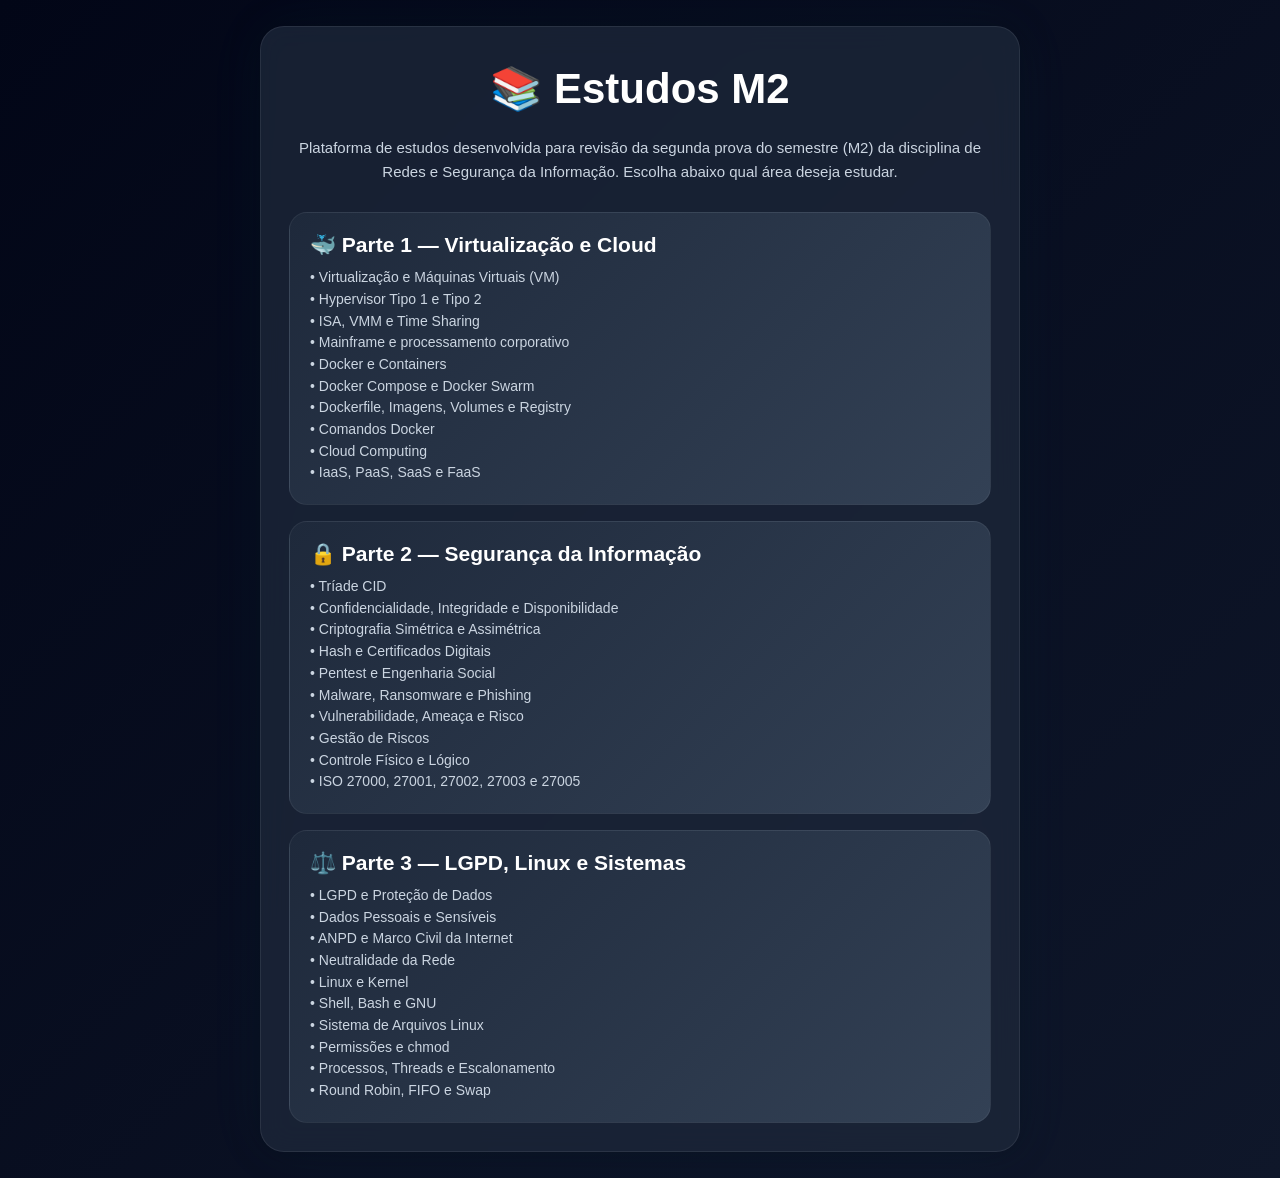
<file: index.html>
<!DOCTYPE html>
<html lang="pt-br">
<head>
  <meta charset="UTF-8">
  <meta name="viewport" content="width=device-width, initial-scale=1.0">
  <title>M2 Estudos</title>

  <link rel="stylesheet" href="style.css">
</head>

<body>

<div class="home-container">

  <div class="home-card">

    <h1>📚 Estudos M2</h1>

    <p class="descricao">
      Plataforma de estudos desenvolvida para revisão da segunda prova do semestre (M2) da disciplina de Redes e Segurança da Informação.
      Escolha abaixo qual área deseja estudar.
    </p>

    <div class="home-botoes">

      <button onclick="abrirConteudo(1)">

        🐳 Parte 1 — Virtualização e Cloud

        <span>

          • Virtualização e Máquinas Virtuais (VM)<br>
          • Hypervisor Tipo 1 e Tipo 2<br>
          • ISA, VMM e Time Sharing<br>
          • Mainframe e processamento corporativo<br>
          • Docker e Containers<br>
          • Docker Compose e Docker Swarm<br>
          • Dockerfile, Imagens, Volumes e Registry<br>
          • Comandos Docker<br>
          • Cloud Computing<br>
          • IaaS, PaaS, SaaS e FaaS

        </span>

      </button>

      <button onclick="abrirConteudo(2)">

        🔒 Parte 2 — Segurança da Informação

        <span>

          • Tríade CID<br>
          • Confidencialidade, Integridade e Disponibilidade<br>
          • Criptografia Simétrica e Assimétrica<br>
          • Hash e Certificados Digitais<br>
          • Pentest e Engenharia Social<br>
          • Malware, Ransomware e Phishing<br>
          • Vulnerabilidade, Ameaça e Risco<br>
          • Gestão de Riscos<br>
          • Controle Físico e Lógico<br>
          • ISO 27000, 27001, 27002, 27003 e 27005

        </span>

      </button>

      <button onclick="abrirConteudo(3)">

        ⚖️ Parte 3 — LGPD, Linux e Sistemas

        <span>

          • LGPD e Proteção de Dados<br>
          • Dados Pessoais e Sensíveis<br>
          • ANPD e Marco Civil da Internet<br>
          • Neutralidade da Rede<br>
          • Linux e Kernel<br>
          • Shell, Bash e GNU<br>
          • Sistema de Arquivos Linux<br>
          • Permissões e chmod<br>
          • Processos, Threads e Escalonamento<br>
          • Round Robin, FIFO e Swap

        </span>

      </button>

    </div>

  </div>

</div>

<script>

function abrirConteudo(parte){

    localStorage.setItem("parteSelecionada", parte)

    window.location.href = "conteudo.html"

}

</script>

</body>
</html>
</file>
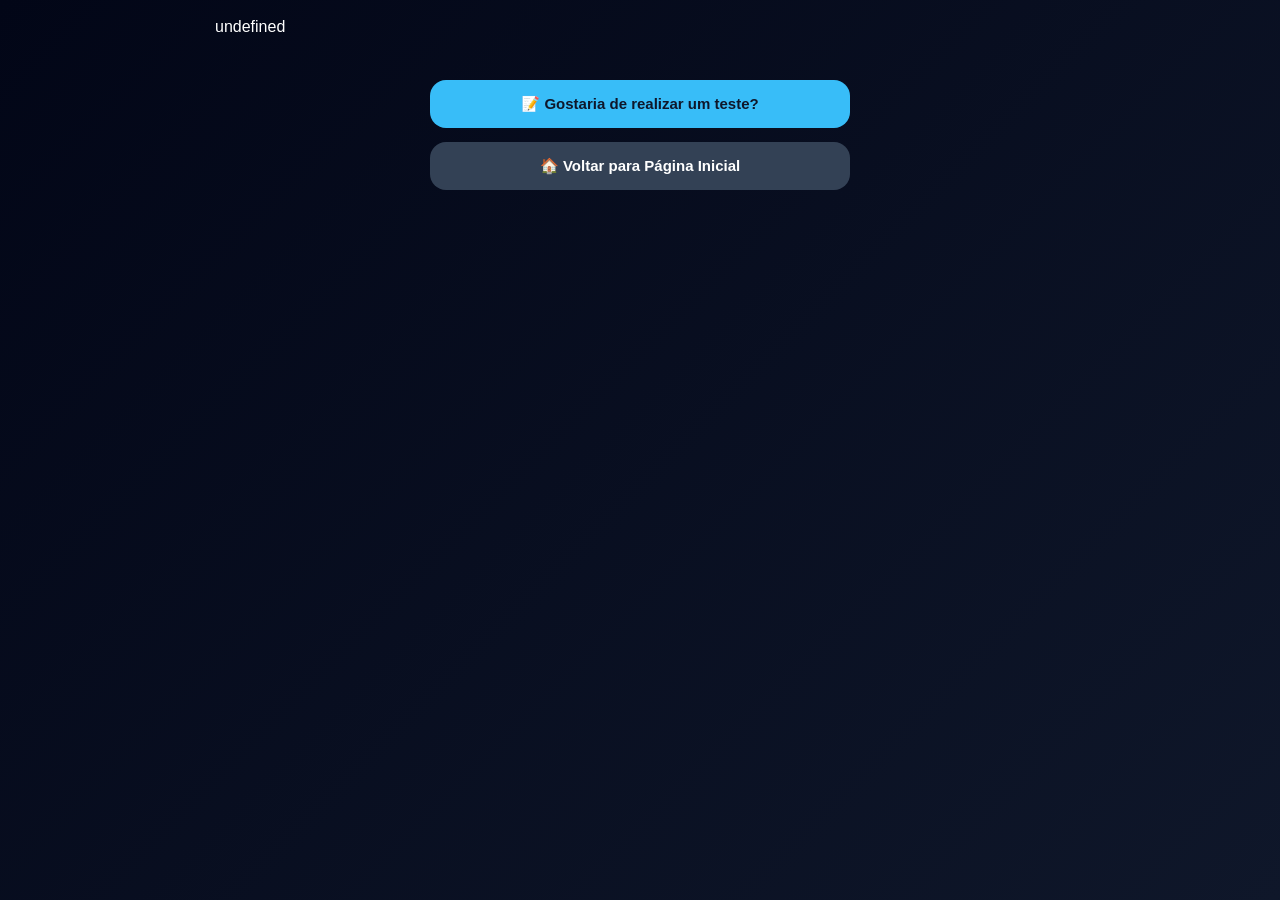
<file: conteudo.html>
<!DOCTYPE html>
<html lang="pt-br">
<head>

  <meta charset="UTF-8">

  <meta name="viewport" content="width=device-width, initial-scale=1.0">

  <title>Conteúdo</title>

  <link rel="stylesheet" href="style.css">

</head>

<body>

<div class="container">

  <div id="conteudo"></div>

  <div class="acoes-conteudo">

    <button class="btn-grande" onclick="irQuiz()">
      📝 Gostaria de realizar um teste?
    </button>

    <button 
      class="btn-grande voltar"
      onclick="window.location.href='index.html'"
    >
      🏠 Voltar para Página Inicial
    </button>

  </div>

</div>

<script src="script.js"></script>

</body>
</html>
</file>
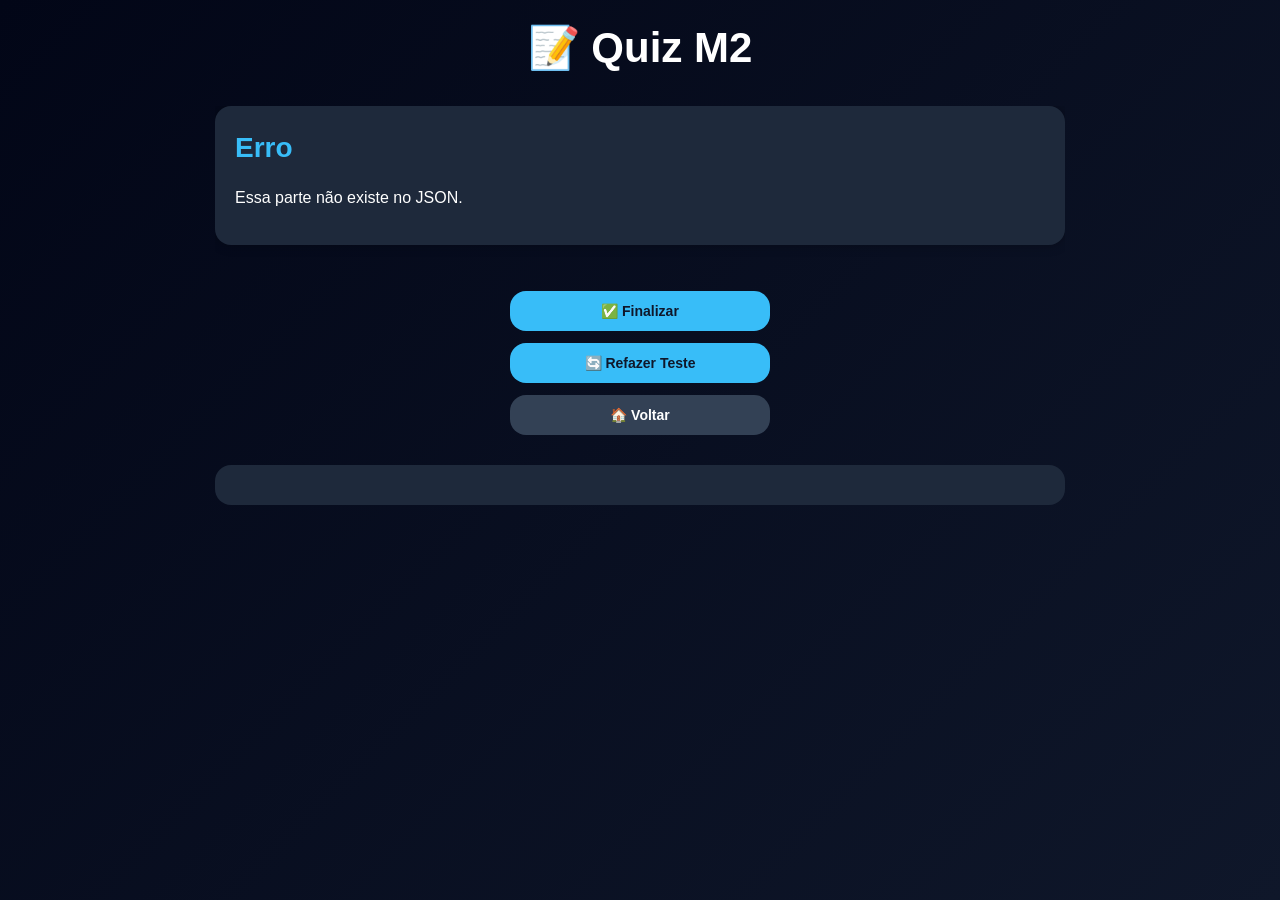
<file: quiz.html>
<!DOCTYPE html>
<html lang="pt-br">

<head>

  <meta charset="UTF-8">

  <meta name="viewport" content="width=device-width, initial-scale=1.0">

  <title>Quiz</title>

  <link rel="stylesheet" href="style.css">

</head>

<body>

<div class="container">

  <h1>📝 Quiz M2</h1>

  <div id="quiz"></div>

  <!-- ===== BOTÕES ===== -->

  <div class="botoes-finais">

    <button class="btn-grande" id="finalizar">
      ✅ Finalizar
    </button>

    <button
      class="btn-grande"
      onclick="location.reload()"
    >
      🔄 Refazer Teste
    </button>

    <button
      class="btn-grande voltar"
      onclick="window.location.href='index.html'"
    >
      🏠 Voltar
    </button>

  </div>

  <!-- ===== RESULTADO ===== -->

  <div id="resultado"></div>

</div>

<script src="script.js"></script>

</body>

</html>
</file>
<file: style.css>
/* ===== RESET ===== */

*{
    margin:0;
    padding:0;
    box-sizing:border-box;
}

/* ===== BODY ===== */

body{
    background:linear-gradient(135deg, #020617, #0f172a);
    color:white;
    font-family:Arial, Helvetica, sans-serif;
    min-height:100vh;
    padding:14px;
    line-height:1.6;
    overflow-x:hidden;
}

/* ===== CONTAINER ===== */

.container{
    width:100%;
    max-width:850px;
    margin:auto;
    overflow:hidden;
}

/* ===== TITULOS ===== */

h1{
    text-align:center;
    margin-bottom:20px;
    font-size:clamp(28px, 5vw, 42px);
    font-weight:800;
}

h2{
    color:#38bdf8;
    margin-bottom:14px;
    font-size:clamp(20px, 3vw, 28px);
}

h3{
    color:#facc15;
    margin-top:16px;
    margin-bottom:12px;
    font-size:clamp(16px, 2vw, 20px);
}

/* ===== TEXTOS ===== */

p{
    margin-bottom:14px;
    font-size:clamp(14px, 2vw, 16px);
}

ul{
    margin-left:22px;
    margin-top:10px;
    margin-bottom:18px;
}

li{
    margin-bottom:8px;
    font-size:clamp(14px, 2vw, 16px);
}

/* ===== CARDS ===== */

.card{
    background:#1e293b;
    padding:20px;
    border-radius:16px;
    margin-bottom:22px;
    box-shadow:0 0 12px rgba(0,0,0,0.25);
    transition:0.25s;
    overflow:hidden;
}

.card:hover{
    transform:translateY(-2px);
}

/* ===== BOTÕES GERAIS ===== */

button{
    background:#38bdf8;
    color:#0f172a;
    border:none;
    border-radius:14px;
    cursor:pointer;
    transition:0.25s;
}

button:hover{
    background:#0ea5e9;
    transform:translateY(-2px);
}

/* ===== BOTÃO PADRÃO ===== */

.btn{
    padding:14px 20px;
    font-size:15px;
    font-weight:bold;
}

/* ===== QUIZ ===== */

#quiz{
    margin-top:25px;
    overflow:hidden;
}

.pergunta{
    background:#1e293b;
    padding:16px;
    border-radius:16px;
    margin-bottom:20px;
    border:1px solid rgba(255,255,255,0.05);
    overflow:hidden;
}

.pergunta h2,
.pergunta h3{
    color:#facc15;
    font-size:clamp(15px, 2vw, 19px);
    margin-bottom:16px;
    line-height:1.5;
}

/* ===== INFO QUESTÃO ===== */

.info-pergunta{
    display:flex;
    gap:8px;
    flex-wrap:wrap;
    margin-bottom:16px;
}

.tema,
.dificuldade{
    padding:5px 10px;
    border-radius:999px;
    font-size:12px;
    font-weight:bold;
}

.tema{
    background:#0f172a;
}

.facil{
    background:#166534;
}

.medio{
    background:#854d0e;
}

.dificil{
    background:#991b1b;
}

/* ===== ALTERNATIVAS ===== */

.alternativas{
    display:flex;
    flex-direction:column;
    gap:10px;
    width:100%;
}

.alternativa{
    width:100%;
    max-width:100%;
    display:flex;
    align-items:flex-start;
    gap:10px;

    background:#334155;
    padding:12px 14px;
    border-radius:12px;
    cursor:pointer;
    transition:0.2s;
    font-size:14px;
    border:1px solid transparent;
    color:white;

    word-break:break-word;
    overflow-wrap:anywhere;
}

.alternativa input{
    margin-top:3px;
    flex-shrink:0;
}

.alternativa:hover{
    background:#475569;
    border-color:#38bdf8;
}

/* ===== RESPOSTA CORRETA ===== */

.correta{
    background:#166534 !important;
    border:1px solid #22c55e;
    color:white;
}

/* ===== RESPOSTA ERRADA ===== */

.errada{
    background:#7f1d1d !important;
    border:1px solid #ef4444;
    color:white;
}

/* ===== EXPLICAÇÃO ===== */

.explicacao{
    margin-top:16px;
    padding:14px;
    background:#0f172a;
    border-radius:12px;
    border-left:4px solid #38bdf8;
}

/* ===== RESULTADO ===== */

#resultado{
    margin-top:30px;
    background:#1e293b;
    padding:20px;
    border-radius:16px;
    text-align:center;
}

/* ===== HOME ===== */

.home-container{
    min-height:100vh;
    display:flex;
    justify-content:center;
    align-items:center;
    padding:12px;
}

.home-card{
    width:100%;
    max-width:760px;
    background:rgba(30,41,59,0.75);
    backdrop-filter:blur(14px);
    border:1px solid rgba(255,255,255,0.08);
    padding:28px;
    border-radius:24px;
    box-shadow:
        0 0 30px rgba(0,0,0,0.30),
        0 0 60px rgba(56,189,248,0.06);
}

.home-card h1{
    margin-bottom:14px;
}

.descricao{
    text-align:center;
    color:#cbd5e1;
    margin-bottom:28px;
    font-size:15px;
}

/* ===== BOTÕES HOME ===== */

.home-botoes{
    display:flex;
    flex-direction:column;
    gap:16px;
}

.home-botoes button{
    width:100%;
    background:linear-gradient(135deg, #1e293b, #334155);
    border:1px solid rgba(255,255,255,0.06);
    padding:20px;
    border-radius:18px;

    display:flex;
    flex-direction:column;
    align-items:flex-start;
    gap:10px;

    text-align:left;
    color:white;
    transition:0.3s;
    font-size:21px;
    font-weight:700;
}

.home-botoes button:hover{
    transform:translateY(-4px) scale(1.01);
    border-color:#38bdf8;
    box-shadow:0 0 20px rgba(56,189,248,0.18);
}

.home-botoes button span{
    font-size:14px;
    font-weight:400;
    line-height:1.55;
    color:#cbd5e1;
}

/* ===== AÇÕES CONTEÚDO ===== */

.acoes-conteudo{
    display:flex;
    flex-direction:column;
    align-items:center;
    gap:14px;
    margin-top:40px;
}

/* ===== BOTÕES GRANDES ===== */

.btn-grande{
    width:100%;
    max-width:420px;
    padding:15px 18px;
    font-size:15px;
    font-weight:bold;
    border-radius:16px;
}

/* ===== BOTÃO VOLTAR ===== */

.voltar{
    background:#334155;
    color:white;
}

.voltar:hover{
    background:#475569;
}

/* ===== BOTÕES FINAIS QUIZ ===== */

.botoes-finais{
    display:flex;
    flex-direction:column;
    align-items:center;
    gap:12px;
    margin-top:24px;
    width:100%;
}

.botoes-finais button{
    width:100%;
    max-width:260px;
    padding:12px 14px;
    font-size:14px;
    font-weight:bold;
}

/* ===== TABELAS ===== */

table{
    width:100%;
    border-collapse:collapse;
    margin-top:16px;
    overflow:hidden;
    border-radius:12px;
}

th,
td{
    padding:12px;
    border:1px solid #334155;
    font-size:14px;
}

th{
    background:#0f172a;
    color:#38bdf8;
}

td{
    background:#1e293b;
}

/* ===== SCROLL ===== */

::-webkit-scrollbar{
    width:8px;
}

::-webkit-scrollbar-thumb{
    background:#38bdf8;
    border-radius:10px;
}

/* ===== RESPONSIVO ===== */

@media(max-width:600px){

    body{
        padding:10px;
    }

    .container{
        max-width:100%;
    }

    h1{
        font-size:30px;
    }

    h2{
        font-size:22px;
    }

    h3{
        font-size:17px;
    }

    .home-card{
        padding:18px;
        border-radius:18px;
    }

    .home-botoes{
        gap:14px;
    }

    .home-botoes button{
        padding:16px;
        font-size:18px;
        border-radius:16px;
    }

    .home-botoes button span{
        font-size:13px;
        line-height:1.5;
    }

    .card{
        padding:16px;
    }

    .pergunta{
        padding:14px;
    }

    .alternativa{
        padding:11px;
        font-size:13px;
        border-radius:10px;
    }

    .btn-grande{
        max-width:100%;
        font-size:14px;
        padding:13px;
    }

    .botoes-finais button{
        max-width:100%;
    }

    th,
    td{
        padding:9px;
        font-size:12px;
    }
}

@media(max-width:380px){

    body{
        padding:8px;
    }

    h1{
        font-size:26px;
    }

    .home-card{
        padding:14px;
    }

    .home-botoes button{
        font-size:16px;
        padding:14px;
    }

    .home-botoes button span{
        font-size:12px;
    }

    .pergunta{
        padding:12px;
    }

    .alternativa{
        font-size:12px;
        padding:10px;
        gap:8px;
    }

    .tema,
    .dificuldade{
        font-size:11px;
        padding:4px 8px;
    }
}
</file>
